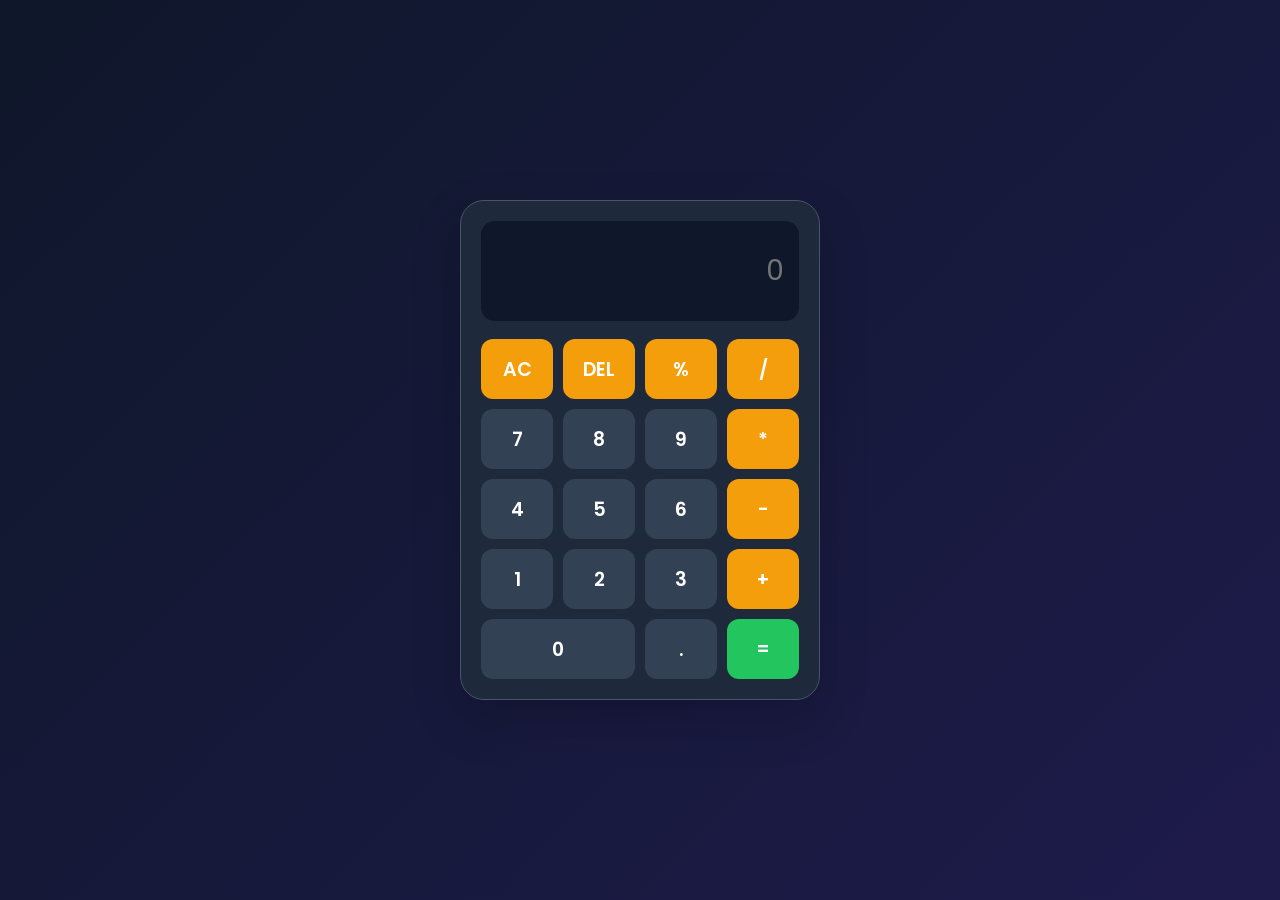
<file: CodeAlpha-task-2-calculator/index.html>
<!DOCTYPE html>
<html lang="en">
<head>
  <meta charset="UTF-8">
  <meta name="viewport" content="width=device-width, initial-scale=1.0">
  <title>Calculator</title>
  <link rel="stylesheet" href="style.css">
  <link rel="preconnect" href="https://fonts.googleapis.com">
  <link href="https://fonts.googleapis.com/css2?family=Poppins:wght@400;500;600&display=swap"
  rel="stylesheet">
</head>
<body>
    <div class="calculator">

      <div class="display-box">

      <input type="text" id="display" placeholder="0" readonly>

      <div id="result"></div>
      
      </div>

      <div class="buttons">

        <button class="operator clear">AC</button>
        <button class="operator delete">DEL</button>
        <button class="operator">%</button>
        <button class="operator">/</button>

        <button>7</button>
        <button>8</button>
        <button>9</button>
        <button class="operator">*</button>

        <button>4</button>
        <button>5</button>
        <button>6</button>
        <button class="operator">-</button>

        <button>1</button>
        <button>2</button>
        <button>3</button>
        <button class="operator">+</button>

        <button class="zero">0</button>
        <button>.</button>
        <button class="equal">=</button>
      </div>

    </div>

    <script src="script.js"></script>
</body>
</html>
</file>
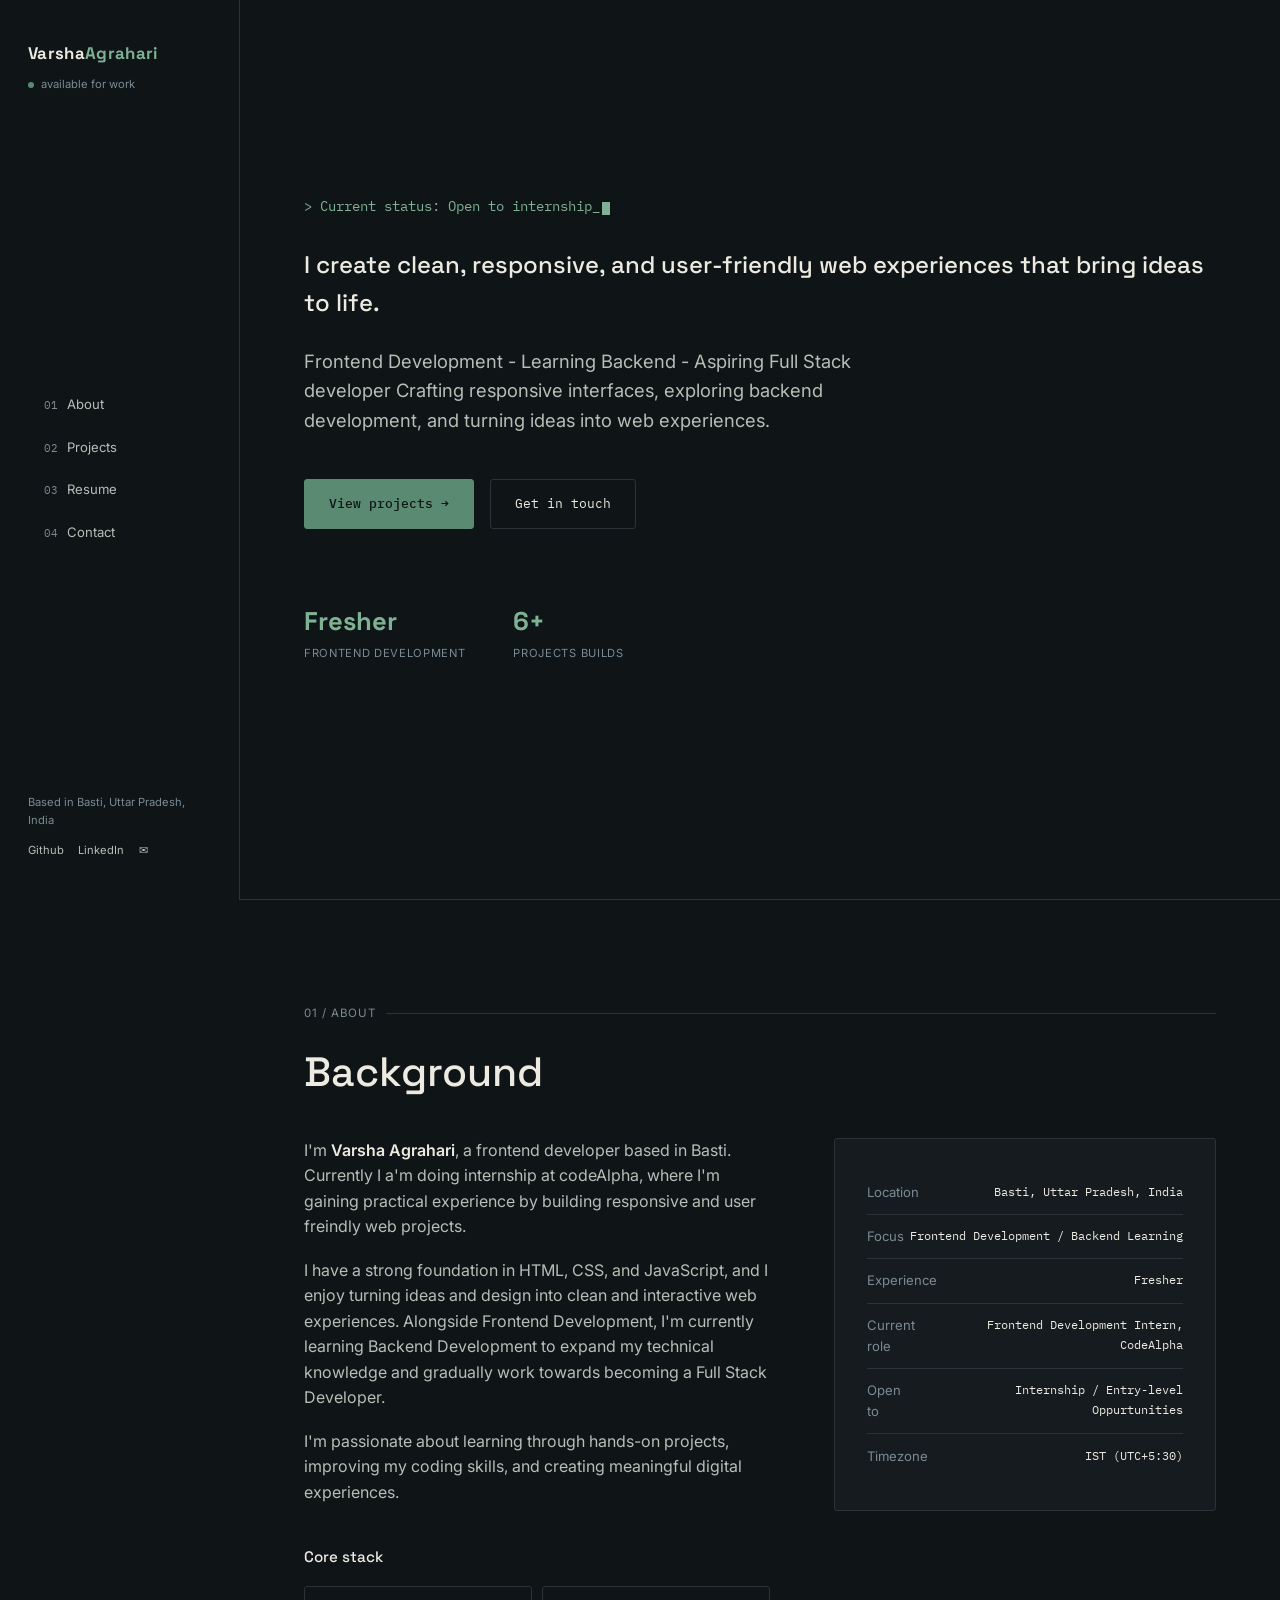
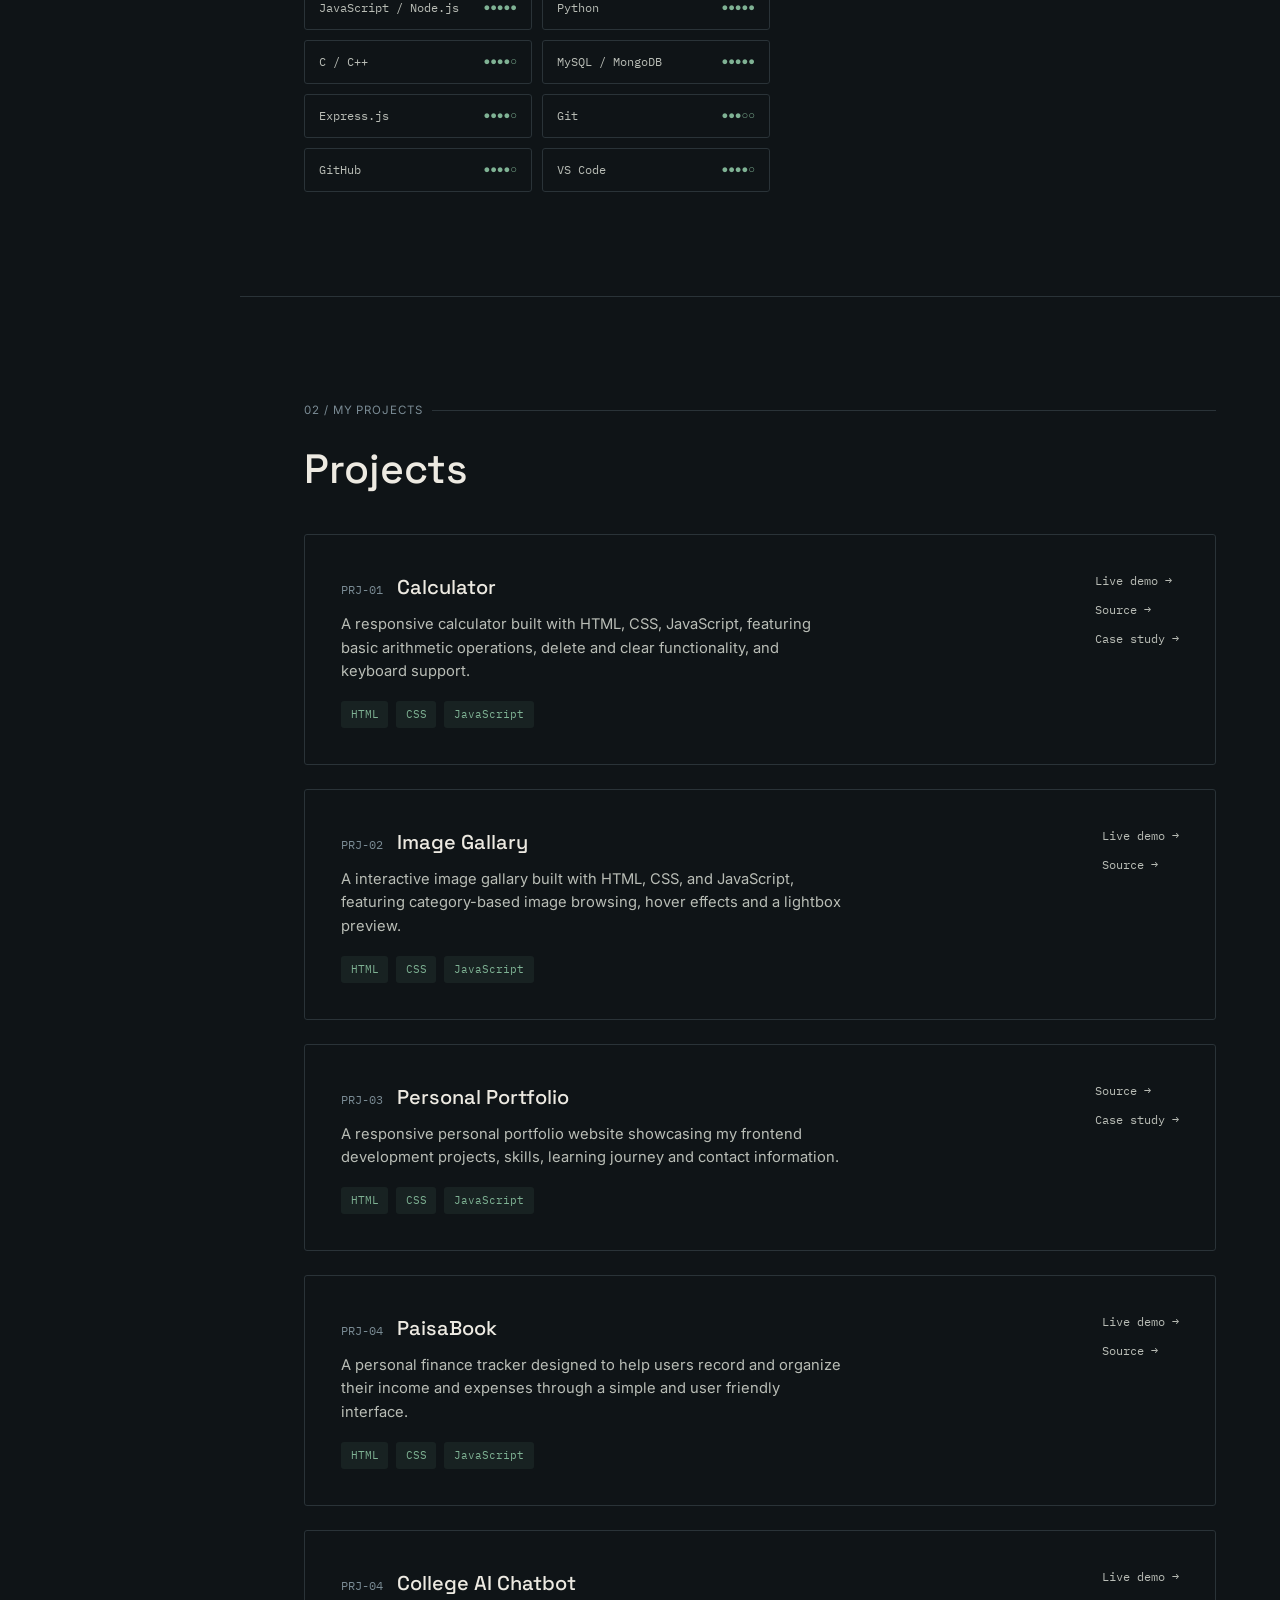
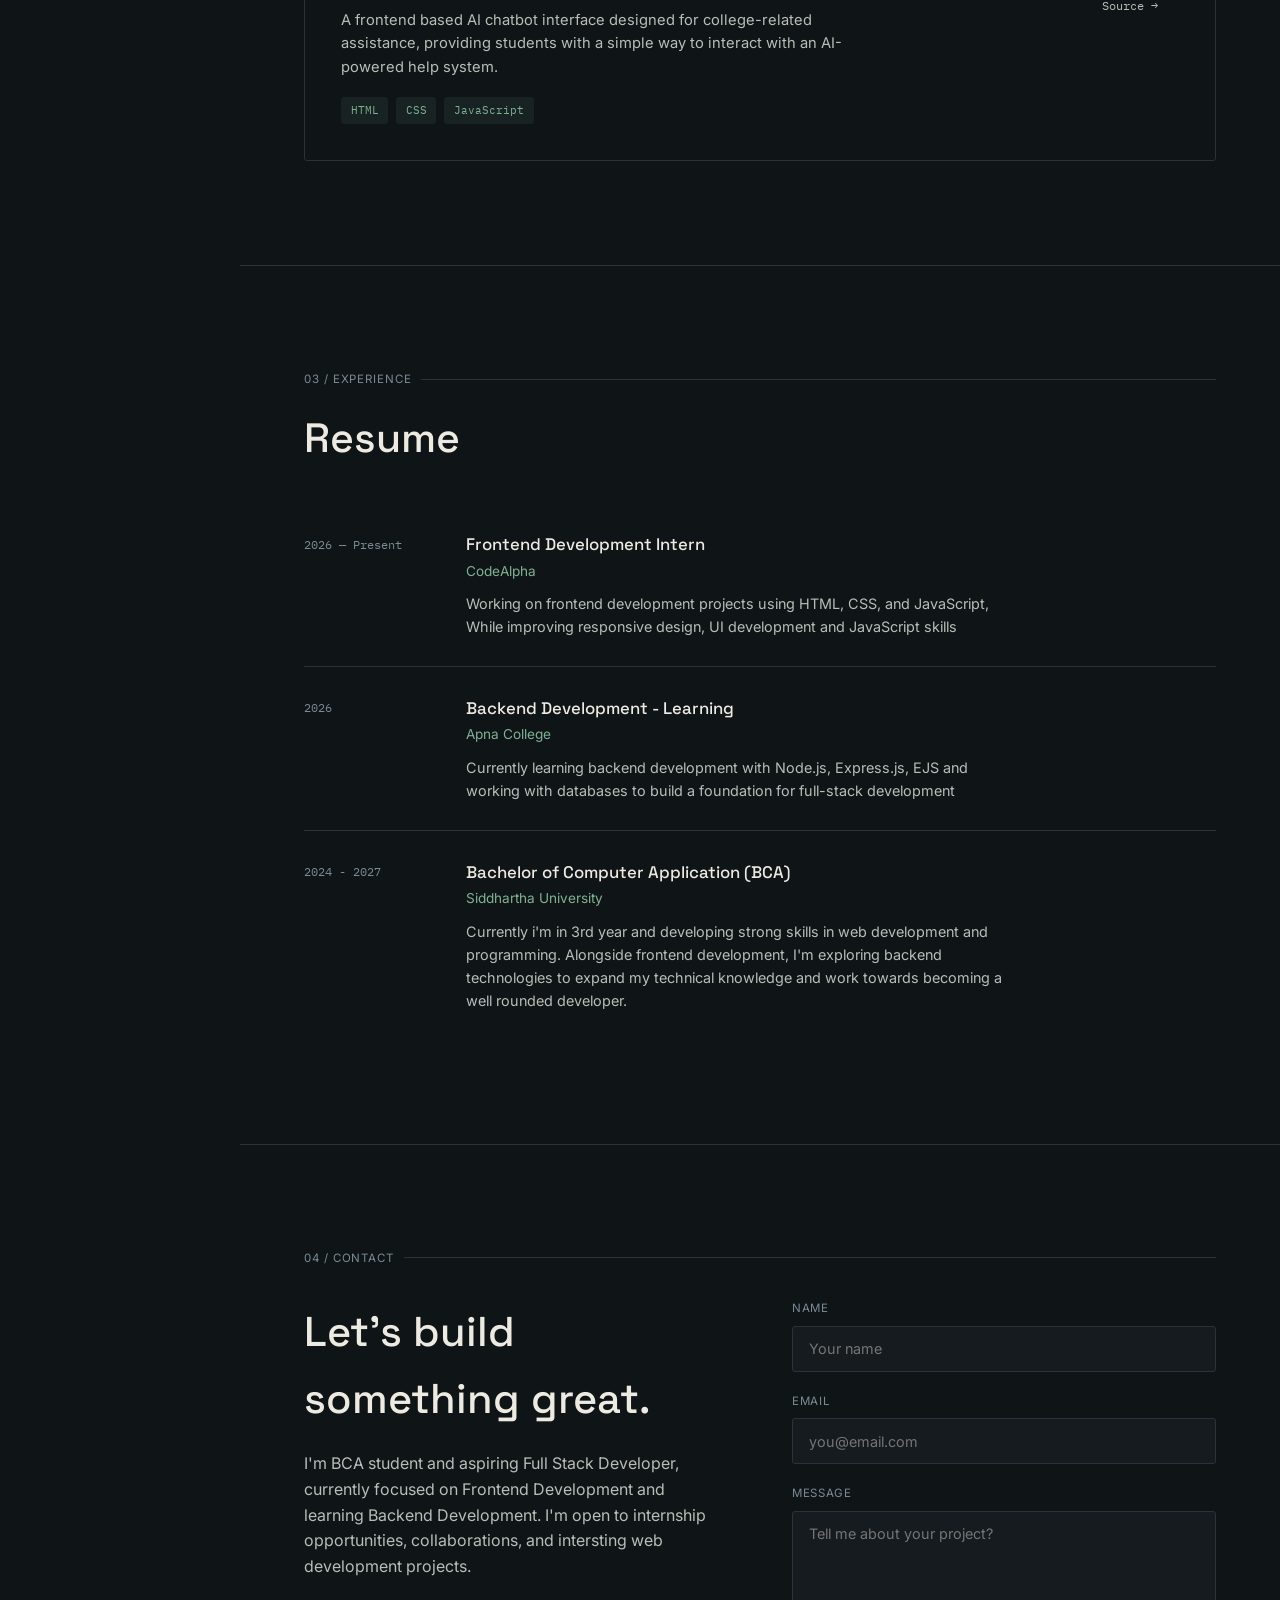
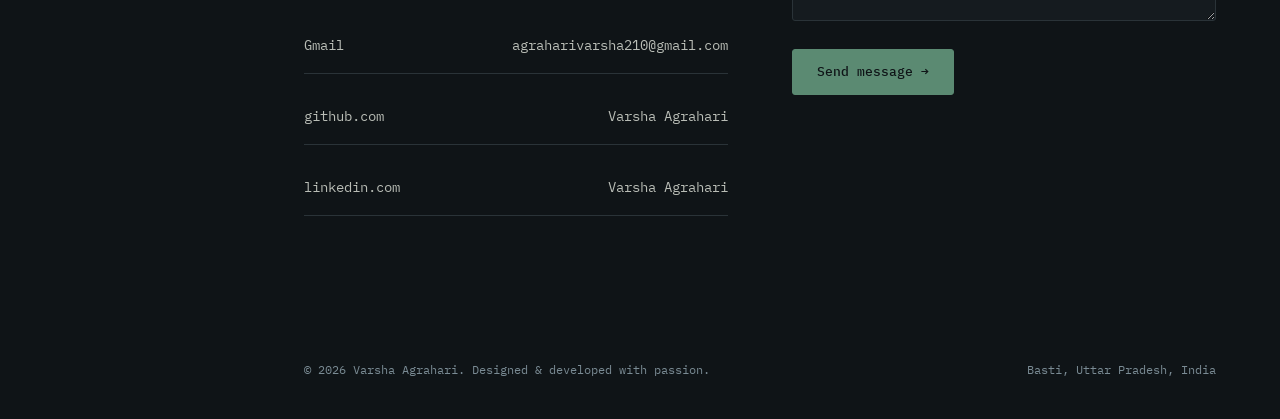
<file: CodeAlpha-task-3-portfolio/index.html>
<!DOCTYPE html>
<html lang="en">
<head>
<meta charset="UTF-8">
<meta name="viewport" content="width=device-width, initial-scale=1.0">
<title>My Portfolio</title>
<link rel="stylesheet" href="style.css">
<link rel="preconnect" href="https://fonts.googleapis.com">
<link href="https://fonts.googleapis.com/css2?family=Space+Grotesk:wght@400;500;600;700&family=IBM+Plex+Mono:wght@400;500&family=Inter:wght@400;500;600&display=swap" rel="stylesheet">

</head>
<body>

<div class="shell">

  <!-- ============ NAV RAIL ============ -->
  <nav class="rail">
    <div class="rail-top">
      <a href="#hero" class="mark">Varsha<span>Agrahari</span></a>
      <div class="status"><span class="dot"></span> available for work</div>
      <button class="rail-toggle" id="railToggle" aria-label="Toggle navigation" aria-expanded="false">
        <svg width="16" height="16" viewBox="0 0 16 16" fill="none"><path d="M2 4h12M2 8h12M2 12h12" stroke="currentColor" stroke-width="1.5"/></svg>
      </button>
    </div>

    <div class="rail-nav" id="railNav">
      <a href="#about" class="nav-link" data-section="about"><span class="idx mono">01</span>About</a>
      <a href="#projects" class="nav-link" data-section="projects"><span class="idx mono">02</span>Projects</a>
      <a href="#resume" class="nav-link" data-section="resume"><span class="idx mono">03</span>Resume</a>
      <a href="#contact" class="nav-link" data-section="contact"><span class="idx mono">04</span>Contact</a>
    </div>

    <div class="rail-bottom">
      <div>Based in Basti, Uttar Pradesh, India</div>
      <div class="social-row">
        <a href="https://github.com" target="_blank" rel="noopener" aria-label="GitHub">Github</a>
        <a href="https://linkedin.com" target="_blank" rel="noopener" aria-label="LinkedIn">LinkedIn</a>
        <a href="mailto:hello@mayachen.dev" aria-label="Email">✉</a>
      </div>
    </div>
  </nav>

  <!-- ============ MAIN ============ -->
  <main>

    <!-- HERO -->
    <section class="hero" id="hero">
      <div class="terminal mono" id="typedLine">&gt; <span id="typedText"></span><span class="cursor"></span></div>
      <h2>I create clean, responsive, and user-friendly web experiences that bring ideas to life.</h2>
      <p class="role">Frontend Development - Learning Backend - Aspiring Full Stack developer<strong></strong> Crafting responsive interfaces, exploring backend development, and turning ideas into web experiences.</p>

      <div class="hero-actions">
        <a href="#projects" class="btn btn-primary">View projects →</a>
        <a href="#contact" class="btn btn-ghost">Get in touch</a>
      </div>

      <div class="hero-meta">
        <div class="stat"><div class="num">Fresher</div><div class="label">Frontend development</div></div>
        <div class="stat"><div class="num">6+</div><div class="label">projects builds</div></div>
      </div>
    </section>

    <!-- ABOUT -->
    <section id="about">
      <div class="section-tag">01 / About</div>
      <h2 class="reveal" style="font-size: clamp(1.8rem, 3.2vw, 2.6rem);">Background</h2>

      <div class="about-grid">
        <div class="about-text reveal">
          <p>I'm <strong>Varsha Agrahari</strong>, a frontend developer based in Basti. Currently I a'm doing internship at codeAlpha, where I'm gaining practical experience by building responsive and user freindly web projects.</p>
          <p>I have a strong foundation in HTML, CSS, and JavaScript, and I enjoy turning ideas and design into clean and interactive web experiences. Alongside Frontend Development, I'm currently learning Backend Development to expand my technical knowledge and gradually work towards becoming a Full Stack Developer. </p>
          <p>I'm passionate about learning through hands-on projects, improving my coding skills, and creating meaningful digital experiences.</p>

          <div class="skill-block">
            <h3>Core stack</h3>
            <div class="skill-grid">
              <div class="skill-chip">JavaScript / Node.js <span class="lvl">●●●●●</span></div>
              <div class="skill-chip">Python <span class="lvl">●●●●●</span></div>
              <div class="skill-chip">C / C++ <span class="lvl">●●●●○</span></div>
              <div class="skill-chip">MySQL / MongoDB <span class="lvl">●●●●●</span></div>
              <div class="skill-chip">Express.js <span class="lvl">●●●●○</span></div>
              <div class="skill-chip">Git<span class="lvl">●●●○○</span></div>
              <div class="skill-chip">GitHub<span class="lvl">●●●●○</span></div>
              <div class="skill-chip">VS Code<span class="lvl">●●●●○</span></div>
            </div>
          </div>
        </div>

        <div class="about-panel reveal">
          <div class="row"><span class="k">Location</span><span class="v">Basti, Uttar Pradesh, India</span></div>
          <div class="row"><span class="k">Focus</span><span class="v">Frontend Development / Backend Learning</span></div>
          <div class="row"><span class="k">Experience</span><span class="v">Fresher</span></div>
          <div class="row"><span class="k">Current role</span><span class="v">Frontend Development Intern, CodeAlpha</span></div>
          <div class="row"><span class="k">Open to</span><span class="v">Internship / Entry-level Oppurtunities</span></div>
          <div class="row"><span class="k">Timezone</span><span class="v">IST (UTC+5:30)</span></div>
        </div>
      </div>
    </section>

    <!-- PROJECTS -->
    <section id="projects">
      <div class="section-tag">02 / My Projects</div>
      <h2 style="font-size: clamp(1.8rem, 3.2vw, 2.6rem);">Projects</h2>

      <div class="project-list">

        <div class="project-card reveal">
          <div>
            <div class="project-head">
              <span class="project-id mono">PRJ-01</span>
              <h3>Calculator</h3>
            </div>
            <p>A responsive calculator built with HTML, CSS, JavaScript, featuring basic arithmetic operations, delete and clear functionality, and keyboard support.</p>
            <div class="tag-row">
              <span class="tag">HTML</span><span class="tag">CSS</span><span class="tag">JavaScript</span>
            </div>
          </div>
          <div class="project-links">
            <a href="#" target="_blank" rel="noopener">Live demo →</a>
            <a href="#" target="_blank" rel="noopener">Source →</a>
            <a href="#" target="_blank" rel="noopener">Case study →</a>
          </div>
        </div>

        <div class="project-card reveal">
          <div>
            <div class="project-head">
              <span class="project-id mono">PRJ-02</span>
              <h3>Image Gallary</h3>
            </div>
            <p>A interactive image gallary built with HTML, CSS, and JavaScript, featuring category-based image browsing, hover effects and a lightbox preview.</p>
            <div class="tag-row">
              <span class="tag">HTML</span><span class="tag">CSS</span><span class="tag">JavaScript</span>
            </div>
          </div>
          <div class="project-links">
            <a href="#" target="_blank" rel="noopener">Live demo →</a>
            <a href="#" target="_blank" rel="noopener">Source →</a>
          </div>
        </div>

        <div class="project-card reveal">
          <div>
            <div class="project-head">
              <span class="project-id mono">PRJ-03</span>
              <h3>Personal Portfolio</h3>
            </div>
            <p>A responsive personal portfolio website showcasing my frontend development projects, skills, learning journey and contact information.</p>
            <div class="tag-row">
              <span class="tag">HTML</span><span class="tag">CSS</span><span class="tag">JavaScript</span>
            </div>
          </div>
          <div class="project-links">
            <a href="#" target="_blank" rel="noopener">Source →</a>
            <a href="#" target="_blank" rel="noopener">Case study →</a>
          </div>
        </div>

        <div class="project-card reveal">
          <div>
            <div class="project-head">
              <span class="project-id mono">PRJ-04</span>
              <h3>PaisaBook</h3>
            </div>
            <p>A personal finance tracker designed to help users record and organize their income and expenses through a simple and user friendly interface.</p>
            <div class="tag-row">
              <span class="tag">HTML</span><span class="tag">CSS</span><span class="tag">JavaScript</span>
            </div>
          </div>
          <div class="project-links">
            <a href="#" target="_blank" rel="noopener">Live demo →</a>
            <a href="#" target="_blank" rel="noopener">Source →</a>
          </div>
        </div>

         <div class="project-card reveal">
          <div>
            <div class="project-head">
              <span class="project-id mono">PRJ-04</span>
              <h3>College AI Chatbot </h3>
            </div>
            <p>A frontend based AI chatbot interface designed for college-related assistance, providing students with a simple way to interact with an AI-powered help system.</p>
            <div class="tag-row">
              <span class="tag">HTML</span><span class="tag">CSS</span><span class="tag">JavaScript</span>
            </div>
          </div>
          <div class="project-links">
            <a href="#" target="_blank" rel="noopener">Live demo →</a>
            <a href="#" target="_blank" rel="noopener">Source →</a>
          </div>
        </div>

      </div>
    </section>

    <!-- RESUME -->
    <section id="resume">
      <div class="section-tag">03 / Experience</div>
      <h2 style="font-size: clamp(1.8rem, 3.2vw, 2.6rem);">Resume</h2>

      <div class="resume-timeline">
        <div class="resume-entry reveal">
          <div class="period mono">2026 — Present</div>
          <div>
            <h3>Frontend Development Intern</h3>
            <div class="org">CodeAlpha</div>
            <p>Working on frontend development projects using HTML, CSS, and JavaScript, While improving responsive design, UI development and JavaScript skills</p>
          </div>
        </div>

        <div class="resume-entry reveal">
          <div class="period mono">2026</div>
          <div>
            <h3>Backend Development - Learning</h3>
            <div class="org">Apna College</div>
            <p>Currently learning backend development with Node.js, Express.js, EJS and working with databases to build a foundation for full-stack development</p>
          </div>
        </div>

      <div class="resume-entry reveal">
         <div class="period mono">2024 - 2027</div>
          <div>
            <h3>Bachelor of Computer Application (BCA)</h3>
            <div class="org">Siddhartha University</div>
            <p>Currently i'm in 3rd year and developing strong skills in web development and programming. Alongside frontend
              development, I'm exploring backend technologies to expand my technical knowledge and work towards becoming a well rounded developer.
            </p>
          </div>
      </div>
    </section>

    <!-- CONTACT -->
    <section id="contact" class="contact-section">
      <div class="section-tag">04 / Contact</div>

      <div class="contact-grid">
        <div class="contact-intro reveal">
          <h2>Let's build something great.</h2>
          <p>I'm BCA student and aspiring Full Stack Developer, currently focused on Frontend Development and learning Backend Development. I'm open to internship opportunities, collaborations, and intersting web development projects.</p>

          <div class="contact-channels">
            <a href="agraharivarsha210@gmail.com" class="contact-channel"><span>Gmail</span><span>agraharivarsha210@gmail.com</span></a>
            <a href="github.com" target="_blank" rel="noopener" class="contact-channel"><span>github.com</span><span>Varsha Agrahari</span></a>
            <a href="linkedin.com" target="_blank" rel="noopener" class="contact-channel"><span>linkedin.com</span><span>Varsha Agrahari</span></a>
          </div>
        </div>

        <form class="reveal" id="contactForm">
          <div class="field">
            <label for="name">Name</label>
            <input type="text" id="name" name="name" placeholder="Your name" required>
          </div>
          <div class="field">
            <label for="email">Email</label>
            <input type="email" id="email" name="email" placeholder="you@email.com" required>
          </div>
          <div class="field">
            <label for="message">Message</label>
            <textarea id="message" name="message" placeholder="Tell me about your project?" required></textarea>
          </div>
          <div class="submit-row">
            <button type="submit" class="btn btn-primary">Send message →</button>
          </div>
        </form>
      </div>
    </section>

    <footer>
      <div>&copy; 2026 Varsha Agrahari. Designed & developed with passion.</div>
      <div>Basti, Uttar Pradesh, India</div>
    </footer>

  </main>
</div>

<script src="app.js"></script>

</body>
</html>
</file>
<file: CodeAlpha-task-2-calculator/style.css>
* {
    margin: 0;
    padding: 0;
    box-sizing: border-box;
    font-family: 'Poppins', sans-serif;
}

body {
    min-height: 100vh;
    display: flex;
    justify-content: center;
    align-items: center;

    background: linear-gradient(135deg, #0f172a, #1e1b4b);

    padding: 20px;
}


/* Calculator */

.calculator {
    width: 360px;
    padding: 20px;

    background: #1e293b;

    border-radius: 24px;

    border: 1px solid #475569;

    box-shadow: 0 20px 50px rgba(0, 0, 0, 0.18);

    overflow: hidden;
}


/* Display */

#display {
    width: 100%;
    height: 100px;

    margin-bottom: 18px;
    padding: 12px 15px;

    background: #0f172a;
    color: white;

    border: none;
    border-radius: 14px;

    outline: none;

    font-size: 28px;
    text-align: right;
}

.display-box{
    position: relative;
    width: 100%;
}

#display{
    width: 100%;
    box-sizing: border-box;
}

#result{
    width: 100%;
    text-align: right;
    font-size: 30px;
    padding-right: 15px;
    margin-top: 5px;
    min-height: 40px;
    box-sizing: border-box;
    color: gray;
}

#result{
    position: absolute;
    right: 15px;
    bottom: 5px;
    font-size: 15px;
}


/* Buttons container */

.buttons {
    width: 100%;

    display: grid;

    grid-template-columns: repeat(4, minmax(0, 1fr));

    gap: 10px;
}


/* All buttons */

button {
    width: 100%;
    height: 60px;

    border: none;
    border-radius: 12px;

    background: #334155;
    color: white;

    font-size: 19px;
    font-weight: 600;

    cursor: pointer;

    transition: 0.2s ease;
}


/* Hover */

button:hover {
    background: #475569;
    transform: translateY(-2px);
}


/* Click */

button:active {
    transform: scale(0.94);
}


/* Operators */

.operator {
    background: #f59e0b;
}

.operator:hover {
    background: #d97706;
}


/* AC */

.clear {
    background: #f59e0b;;
}

.clear:hover {
    background: #f59e0b;;
}


/* DEL */

.delete {
    background: #f59e0b;;
}

.delete:hover {
    background: #f59e0b;;
}


/* Equal */

.equal {
    background: #22c55e;
}

.equal:hover {
    background: #16a34a;
}


/* Zero button */

.zero {
    grid-column: span 2;
}


/* Mobile */

@media (max-width: 400px) {

    .calculator {
        width: 100%;
        max-width: 350px;
        padding: 16px;
    }

    .buttons {
        gap: 8px;
    }

    button {
        height: 55px;
        font-size: 17px;
    }

    #display {
        height: 65px;
        font-size: 24px;
    }
}
</file>
<file: CodeAlpha-task-3-portfolio/style.css>
:root{
    --bg: #0F1417;
    --bg-raised: #151B1F;
    --paper: #EDEAE2;
    --paper-dim: #B9BDB6;
    --signal: #5B8A72;
    --signal-bright: #7FB294;
    --slate: #7A8B94;
    --hairline: #2A3338;
    --danger: #C77B5D;
    --radius: 3px;
  }

  *{ margin:0; padding:0; box-sizing:border-box; }

  html{ scroll-behavior: smooth; }

  @media (prefers-reduced-motion: reduce){
    html{ scroll-behavior: auto; }
    *{ animation-duration: 0.001ms !important; animation-iteration-count: 1 !important; transition-duration: 0.001ms !important; }
  }

  body{
    background: var(--bg);
    color: var(--paper);
    font-family: 'Inter', sans-serif;
    line-height: 1.6;
    overflow-x: hidden;
  }

  ::selection{ background: var(--signal); color: var(--bg); }

  a{ color: inherit; text-decoration: none; }

  .mono{ font-family: 'IBM Plex Mono', monospace; }

  /* ---------- Focus states ---------- */
  a:focus-visible, button:focus-visible, .nav-link:focus-visible{
    outline: 2px solid var(--signal-bright);
    outline-offset: 4px;
  }

  /* ---------- Layout shell ---------- */
  .shell{
    display: grid;
    grid-template-columns: 240px 1fr;
    min-height: 100vh;
  }

  /* ---------- Nav rail ---------- */
  .rail{
    position: sticky;
    top: 0;
    height: 100vh;
    border-right: 1px solid var(--hairline);
    padding: 2.5rem 1.75rem;
    display: flex;
    flex-direction: column;
    justify-content: space-between;
  }

  .rail-top .mark{
    font-family: 'Space Grotesk', sans-serif;
    font-weight: 700;
    font-size: 1.05rem;
    letter-spacing: 0.02em;
  }

  .rail-top .mark span{ color: var(--signal-bright); }

  .rail-top .status{
    margin-top: 0.6rem;
    font-size: 0.7rem;
    color: var(--slate);
    display: flex;
    align-items: center;
    gap: 0.45rem;
  }

  .dot{
    width: 6px; height: 6px;
    border-radius: 50%;
    background: var(--signal);
    box-shadow: 0 0 0 0 rgba(91,138,114,0.5);
    animation: pulse 2.4s infinite;
  }

  @keyframes pulse{
    0%{ box-shadow: 0 0 0 0 rgba(91,138,114,0.45); }
    70%{ box-shadow: 0 0 0 6px rgba(91,138,114,0); }
    100%{ box-shadow: 0 0 0 0 rgba(91,138,114,0); }
  }

  .rail-nav{ display:flex; flex-direction:column; gap: 0.35rem; margin-top: 3rem; }

  .nav-link{
    font-size: 0.82rem;
    color: var(--paper-dim);
    padding: 0.5rem 0;
    display: flex;
    align-items: baseline;
    gap: 0.6rem;
    border-left: 2px solid transparent;
    padding-left: 0.85rem;
    transition: color 0.25s ease, border-color 0.25s ease, transform 0.25s ease;
  }

  .nav-link .idx{ font-size: 0.68rem; color: var(--slate); }

  .nav-link:hover, .nav-link.active{
    color: var(--paper);
    border-left-color: var(--signal);
    transform: translateX(2px);
  }

  .nav-link.active .idx{ color: var(--signal-bright); }

  .rail-bottom{ font-size: 0.7rem; color: var(--slate); }

  .rail-bottom .social-row{ display:flex; gap: 0.9rem; margin-top: 0.75rem; }

  .rail-bottom .social-row a{
    color: var(--paper-dim);
    transition: color 0.2s ease;
  }
  .rail-bottom .social-row a:hover{ color: var(--signal-bright); }

  /* Mobile nav toggle (hidden on desktop) */
  .rail-toggle{ display: none; }

  /* ---------- Main content ---------- */
  main{ min-width: 0; }

  section{
    padding: 6.5rem 4rem;
    border-bottom: 1px solid var(--hairline);
    position: relative;
  }

  .section-tag{
    font-size: 0.72rem;
    color: var(--slate);
    letter-spacing: 0.08em;
    text-transform: uppercase;
    margin-bottom: 1.1rem;
    display: flex;
    align-items: center;
    gap: 0.6rem;
  }

  .section-tag::after{
    content: '';
    flex: 1;
    height: 1px;
    background: var(--hairline);
  }

  h1, h2, h3{ font-family: 'Space Grotesk', sans-serif; font-weight: 500; }

  /* ---------- Reveal on scroll ---------- */
  .reveal{
    opacity: 0;
    transform: translateY(24px);
    transition: opacity 0.7s ease, transform 0.7s ease;
  }
  .reveal.visible{ opacity: 1; transform: translateY(0); }

  .reveal-stagger > *{
    opacity: 0;
    transform: translateY(18px);
    transition: opacity 0.6s ease, transform 0.6s ease;
  }
  .reveal-stagger.visible > *{ opacity: 1; transform: translateY(0); }
  .reveal-stagger.visible > *:nth-child(1){ transition-delay: 0.05s; }
  .reveal-stagger.visible > *:nth-child(2){ transition-delay: 0.14s; }
  .reveal-stagger.visible > *:nth-child(3){ transition-delay: 0.23s; }
  .reveal-stagger.visible > *:nth-child(4){ transition-delay: 0.32s; }
  .reveal-stagger.visible > *:nth-child(5){ transition-delay: 0.41s; }
  .reveal-stagger.visible > *:nth-child(6){ transition-delay: 0.5s; }

  /* ---------- Hero ---------- */
  .hero{
    min-height: 100vh;
    display: flex;
    flex-direction: column;
    justify-content: center;
    padding-top: 4rem;
  }

  .terminal{
    font-family: 'IBM Plex Mono', monospace;
    font-size: 0.85rem;
    color: var(--signal-bright);
    margin-bottom: 1.75rem;
    min-height: 1.4em;
  }

  .terminal .cursor{
    display: inline-block;
    width: 8px;
    height: 1em;
    background: var(--signal-bright);
    margin-left: 2px;
    vertical-align: text-bottom;
    animation: blink 1s step-end infinite;
  }

  @keyframes blink{ 50%{ opacity: 0; } }

  .hero h1{
    font-size: clamp(2.4rem, 5.4vw, 4.6rem);
    line-height: 1.05;
    letter-spacing: -0.02em;
    max-width: 16ch;
  }

  .hero .role{
    margin-top: 1.5rem;
    font-size: 1.15rem;
    color: var(--paper-dim);
    max-width: 46ch;
  }

  .hero .role strong{ color: var(--paper); font-weight: 600; }

  .hero-actions{
    margin-top: 2.75rem;
    display: flex;
    gap: 1rem;
    flex-wrap: wrap;
  }

  .btn{
    font-family: 'IBM Plex Mono', monospace;
    font-size: 0.8rem;
    padding: 0.85rem 1.5rem;
    border-radius: var(--radius);
    border: 1px solid var(--hairline);
    display: inline-flex;
    align-items: center;
    gap: 0.5rem;
    transition: border-color 0.25s ease, background 0.25s ease, transform 0.2s ease, color 0.25s ease;
  }

  .btn-primary{ background: var(--signal); color: var(--bg); border-color: var(--signal); font-weight: 500; }
  .btn-primary:hover{ background: var(--signal-bright); border-color: var(--signal-bright); transform: translateY(-2px); }

  .btn-ghost:hover{ border-color: var(--signal); color: var(--signal-bright); transform: translateY(-2px); }

  .hero-meta{
    margin-top: 4.5rem;
    display: flex;
    gap: 3rem;
    flex-wrap: wrap;
  }

  .hero-meta .stat .num{
    font-family: 'Space Grotesk', sans-serif;
    font-size: 1.6rem;
    font-weight: 700;
    color: var(--signal-bright);
  }
  .hero-meta .stat .label{
    font-size: 0.7rem;
    color: var(--slate);
    text-transform: uppercase;
    letter-spacing: 0.06em;
    margin-top: 0.2rem;
  }

  /* ---------- About ---------- */
  .about-grid{
    display: grid;
    grid-template-columns: 1.1fr 0.9fr;
    gap: 4rem;
    margin-top: 2rem;
  }

  .about-text p{ color: var(--paper-dim); margin-bottom: 1.1rem; max-width: 58ch; }
  .about-text p strong{ color: var(--paper); font-weight: 600; }

  .skill-block{ margin-top: 2.5rem; }
  .skill-block h3{ font-size: 0.95rem; margin-bottom: 1rem; color: var(--paper); }

  .skill-grid{
    display: grid;
    grid-template-columns: repeat(2, 1fr);
    gap: 0.6rem;
  }

  .skill-chip{
    font-family: 'IBM Plex Mono', monospace;
    font-size: 0.78rem;
    padding: 0.7rem 0.9rem;
    border: 1px solid var(--hairline);
    border-radius: var(--radius);
    color: var(--paper-dim);
    display: flex;
    justify-content: space-between;
    align-items: center;
    transition: border-color 0.25s ease, color 0.25s ease, background 0.25s ease;
  }

  .skill-chip:hover{
    border-color: var(--signal);
    color: var(--paper);
    background: var(--bg-raised);
  }

  .skill-chip .lvl{ color: var(--signal-bright); font-size: 0.7rem; }

  .about-panel{
    border: 1px solid var(--hairline);
    border-radius: var(--radius);
    padding: 2rem;
    background: var(--bg-raised);
    align-self: start;
  }

  .about-panel .row{
    display: flex;
    justify-content: space-between;
    padding: 0.7rem 0;
    border-bottom: 1px solid var(--hairline);
    font-size: 0.82rem;
  }
  .about-panel .row:last-child{ border-bottom: none; }
  .about-panel .row .k{ color: var(--slate); }
  .about-panel .row .v{ color: var(--paper); font-family: 'IBM Plex Mono', monospace; font-size: 0.78rem; text-align: right; }

  /* ---------- Projects ---------- */
  .project-list{
    display: grid;
    gap: 1.5rem;
    margin-top: 2rem;
  }

  .project-card{
    border: 1px solid var(--hairline);
    border-radius: var(--radius);
    padding: 2.25rem;
    display: grid;
    grid-template-columns: 1fr auto;
    gap: 1.5rem;
    align-items: start;
    position: relative;
    overflow: hidden;
    transition: border-color 0.3s ease, transform 0.3s ease, background 0.3s ease;
  }

  .project-card::before{
    content: '';
    position: absolute;
    top: 0; left: 0;
    width: 3px; height: 100%;
    background: var(--signal);
    transform: scaleY(0);
    transform-origin: top;
    transition: transform 0.35s ease;
  }

  .project-card:hover{
    border-color: var(--signal);
    background: var(--bg-raised);
    transform: translateX(6px);
  }

  .project-card:hover::before{ transform: scaleY(1); }

  .project-head{ display: flex; align-items: baseline; gap: 0.9rem; margin-bottom: 0.6rem; }
  .project-id{ font-family: 'IBM Plex Mono', monospace; font-size: 0.72rem; color: var(--slate); }
  .project-card h3{ font-size: 1.25rem; }

  .project-card p{ color: var(--paper-dim); max-width: 56ch; font-size: 0.92rem; }

  .tag-row{ display: flex; gap: 0.5rem; flex-wrap: wrap; margin-top: 1.1rem; }
  .tag{
    font-family: 'IBM Plex Mono', monospace;
    font-size: 0.68rem;
    padding: 0.3rem 0.6rem;
    border-radius: var(--radius);
    background: rgba(91,138,114,0.12);
    color: var(--signal-bright);
  }

  .project-links{ display: flex; flex-direction: column; gap: 0.6rem; }
  .project-links a{
    font-family: 'IBM Plex Mono', monospace;
    font-size: 0.75rem;
    color: var(--paper-dim);
    white-space: nowrap;
    display: flex;
    align-items: center;
    gap: 0.4rem;
    transition: color 0.2s ease, gap 0.2s ease;
  }
  .project-links a:hover{ color: var(--signal-bright); gap: 0.6rem; }

  /* ---------- Resume ---------- */
  .resume-timeline{ margin-top: 2rem; }

  .resume-entry{
    display: grid;
    grid-template-columns: 130px 1fr;
    gap: 2rem;
    padding: 1.75rem 0;
    border-bottom: 1px solid var(--hairline);
  }
  .resume-entry:last-child{ border-bottom: none; }

  .resume-entry .period{
    font-family: 'IBM Plex Mono', monospace;
    font-size: 0.75rem;
    color: var(--slate);
    padding-top: 0.2rem;
  }

  .resume-entry h3{ font-size: 1.05rem; }
  .resume-entry .org{ color: var(--signal-bright); font-size: 0.85rem; margin-top: 0.15rem; }
  .resume-entry p{ color: var(--paper-dim); margin-top: 0.6rem; font-size: 0.9rem; max-width: 60ch; }

  .resume-download{ margin-top: 2.5rem; }

  /* ---------- Contact ---------- */
  .contact-section{ border-bottom: none; }

  .contact-grid{
    display: grid;
    grid-template-columns: 1fr 1fr;
    gap: 4rem;
    margin-top: 2rem;
  }

  .contact-intro h2{ font-size: clamp(1.8rem, 3.4vw, 2.6rem); max-width: 14ch; }
  .contact-intro p{ color: var(--paper-dim); margin-top: 1.2rem; max-width: 48ch; }

  .contact-channels{ margin-top: 2.5rem; display: flex; flex-direction: column; gap: 1rem; }
  .contact-channel{
    display: flex;
    justify-content: space-between;
    align-items: center;
    padding: 1rem 0;
    border-bottom: 1px solid var(--hairline);
    font-family: 'IBM Plex Mono', monospace;
    font-size: 0.85rem;
    color: var(--paper-dim);
    transition: color 0.2s ease, padding-left 0.2s ease;
  }
  .contact-channel:hover{ color: var(--signal-bright); padding-left: 0.5rem; }

  form{ display: flex; flex-direction: column; gap: 1.25rem; }

  .field{ display: flex; flex-direction: column; gap: 0.5rem; }
  .field label{ font-size: 0.72rem; text-transform: uppercase; letter-spacing: 0.06em; color: var(--slate); }

  .field input, .field textarea{
    background: var(--bg-raised);
    border: 1px solid var(--hairline);
    border-radius: var(--radius);
    padding: 0.85rem 1rem;
    color: var(--paper);
    font-family: 'Inter', sans-serif;
    font-size: 0.9rem;
    transition: border-color 0.25s ease;
  }

  .field input:focus, .field textarea:focus{
    outline: none;
    border-color: var(--signal);
  }

  .field textarea{ resize: vertical; min-height: 110px; }

  .submit-row{ margin-top: 0.5rem; }

  footer{
    padding: 2.5rem 4rem;
    font-size: 0.75rem;
    color: var(--slate);
    display: flex;
    justify-content: space-between;
    font-family: 'IBM Plex Mono', monospace;
  }

  /* ---------- Responsive ---------- */
  @media (max-width: 980px){
    .shell{ grid-template-columns: 1fr; }

    .rail{
      position: sticky;
      top: 0;
      height: auto;
      flex-direction: row;
      align-items: center;
      justify-content: space-between;
      padding: 1.1rem 1.5rem;
      background: rgba(15,20,23,0.95);
      backdrop-filter: blur(6px);
      z-index: 50;
    }

    .rail-toggle{
      display: flex;
      align-items: center;
      justify-content: center;
      width: 34px; height: 34px;
      border: 1px solid var(--hairline);
      border-radius: var(--radius);
      background: transparent;
      color: var(--paper);
      cursor: pointer;
    }

    .rail-nav{
      position: fixed;
      top: 62px; left: 0; right: 0;
      background: var(--bg);
      border-bottom: 1px solid var(--hairline);
      padding: 1rem 1.5rem 1.5rem;
      margin-top: 0;
      max-height: 0;
      overflow: hidden;
      transition: max-height 0.35s ease;
      z-index: 49;
    }

    .rail-nav.open{ max-height: 400px; }

    .rail-bottom{ display: none; }

    section{ padding: 4rem 1.5rem; }

    .about-grid, .contact-grid{ grid-template-columns: 1fr; gap: 2.5rem; }

    .project-card{ grid-template-columns: 1fr; }
    .project-links{ flex-direction: row; flex-wrap: wrap; }

    .resume-entry{ grid-template-columns: 1fr; gap: 0.4rem; }

    footer{ flex-direction: column; gap: 0.5rem; padding: 2rem 1.5rem; }
  }

  @media (max-width: 560px){
    .skill-grid{ grid-template-columns: 1fr; }
    .hero-meta{ gap: 1.8rem;}
  }
</file>
